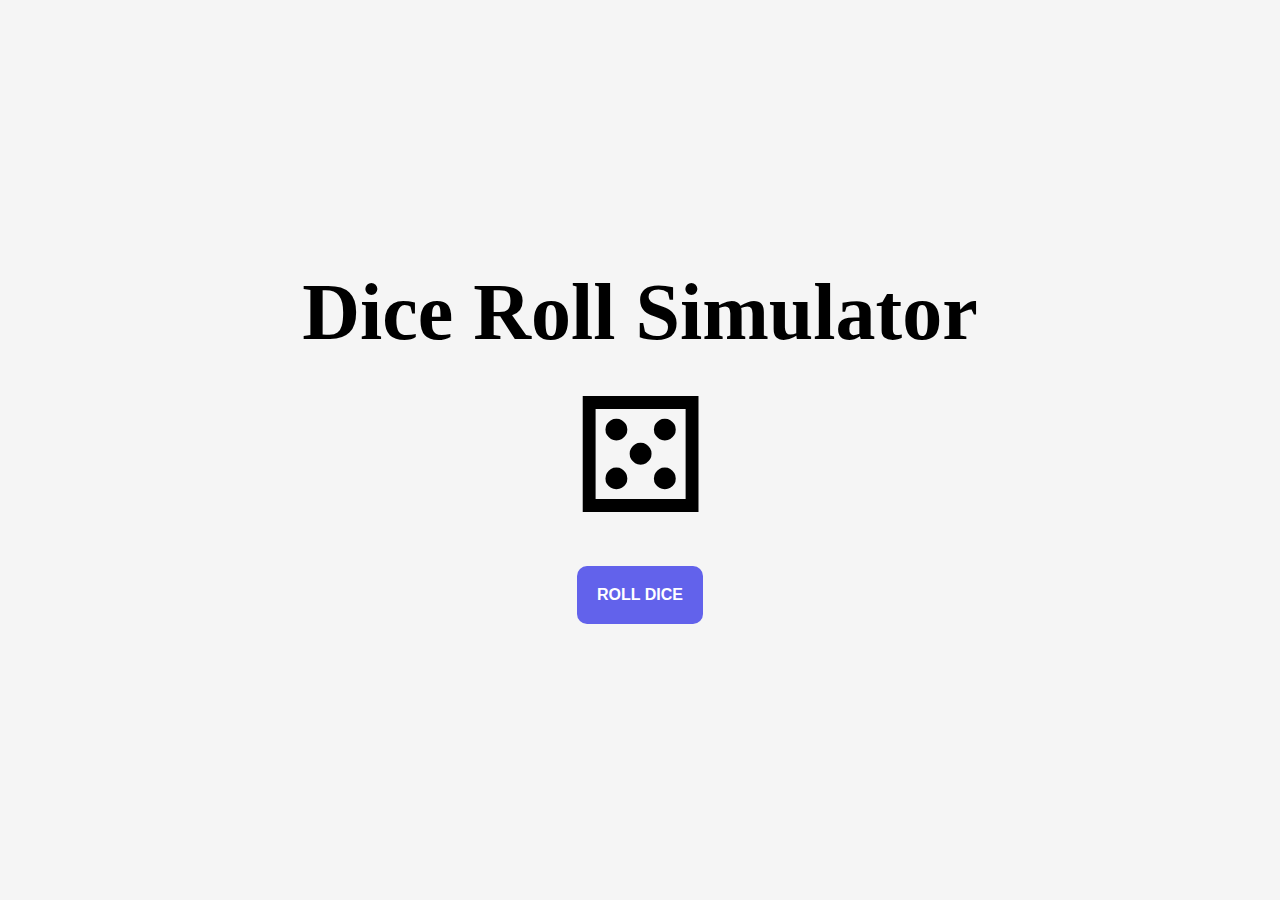
<file: Dice roller/index.html>
<!DOCTYPE html>
<html lang="en">
<head>
    <meta charset="UTF-8">
    <meta name="viewport" content="width=device-width, initial-scale=1.0">
    <title>Dice Roll</title>
    <link rel="stylesheet" href="style.css">
</head>
<body>
        <div class="container">
            <h1>Dice Roll Simulator</h1>
            <div class="dice" id="dice">&#9860;</div>
            <button class="btn" id="btn">ROLL DICE</button>

            <ul id="roll-history">
               
            </ul>    
        </div>

    <script src="script.js"></script>
</body>
</html>
</file>
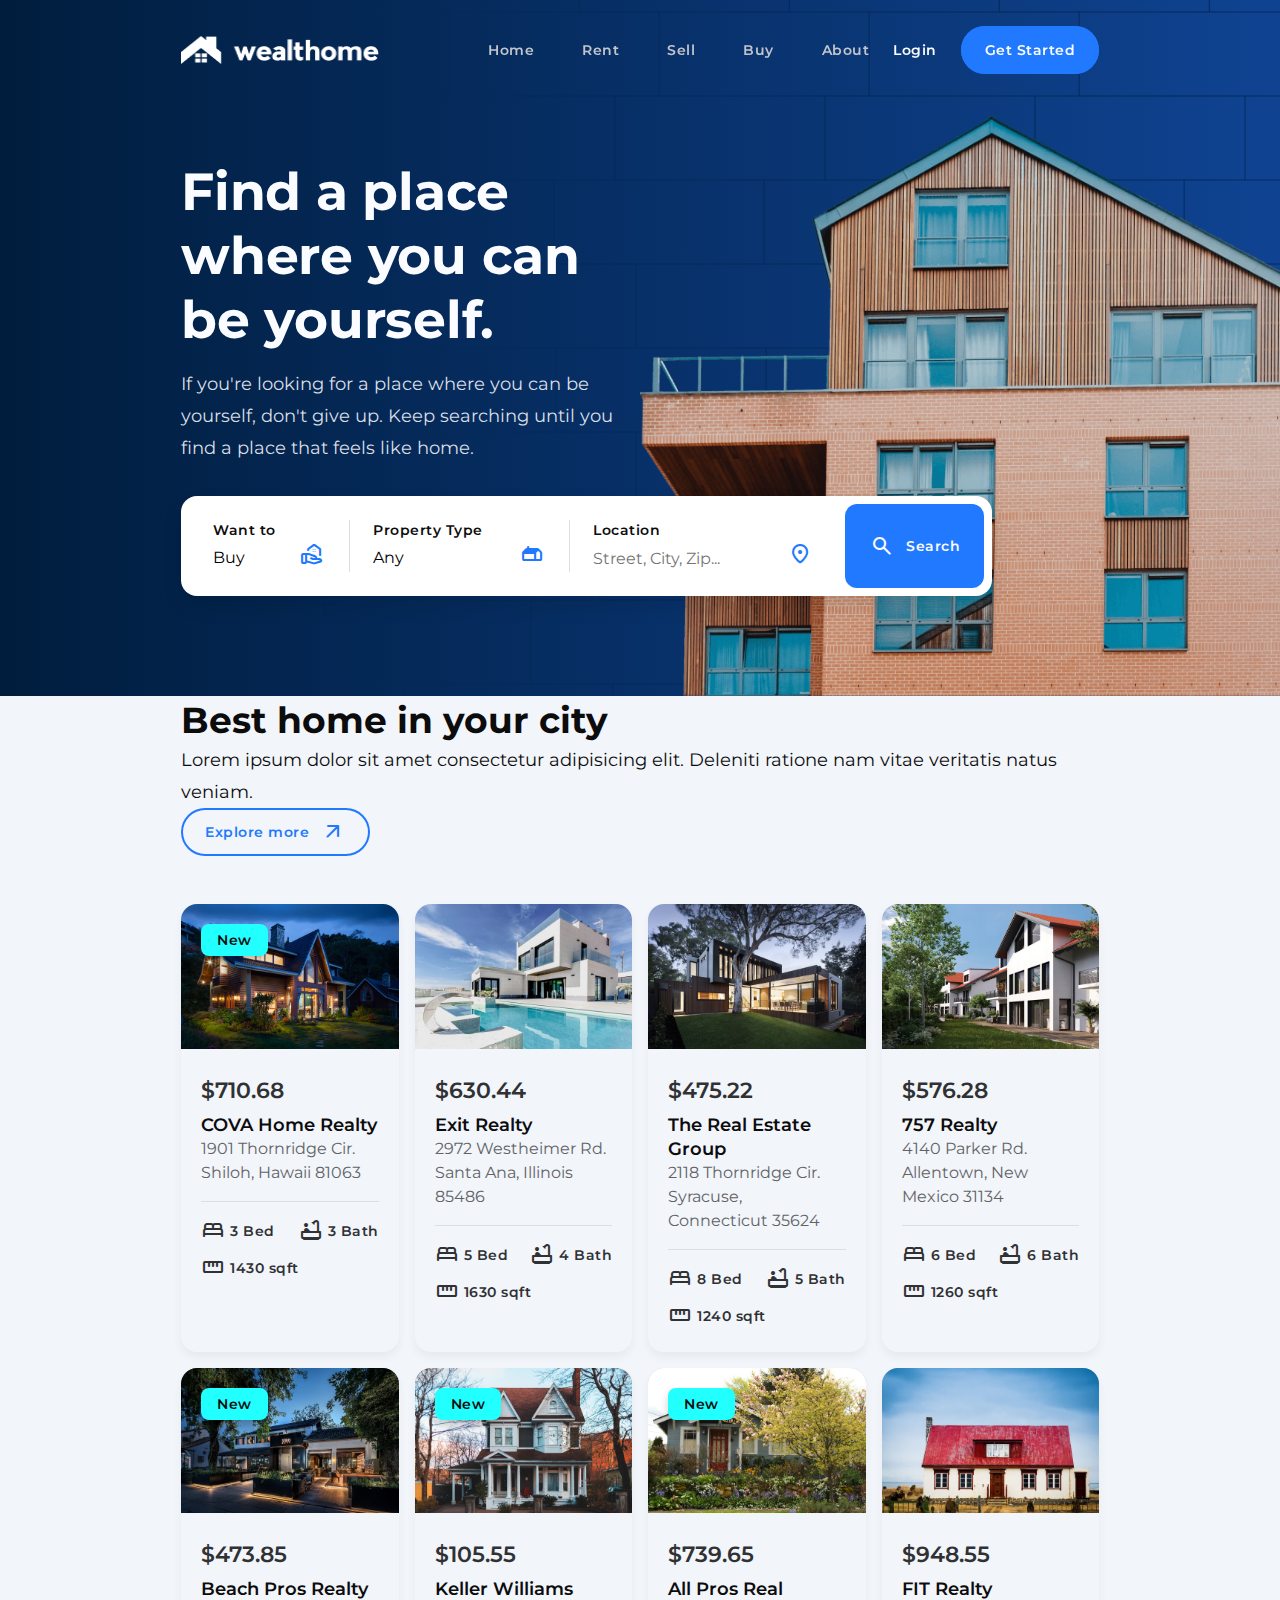
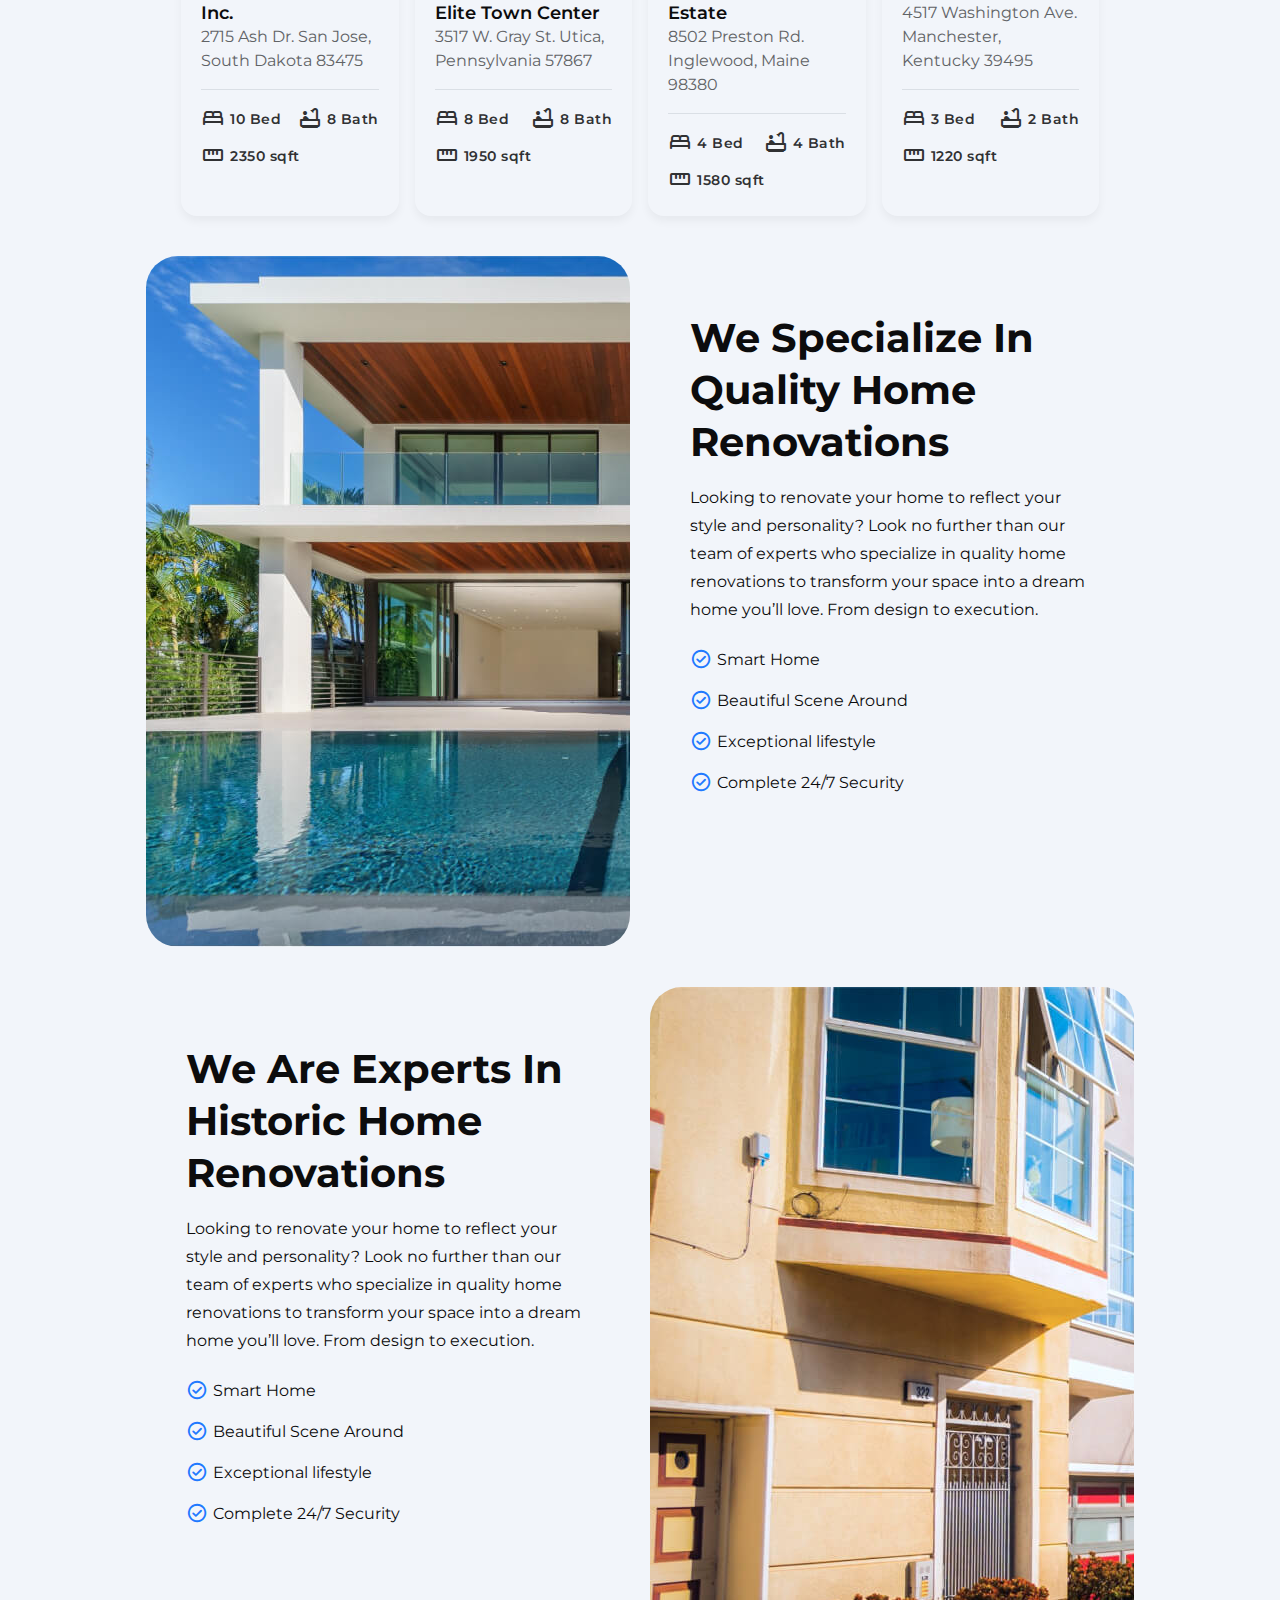
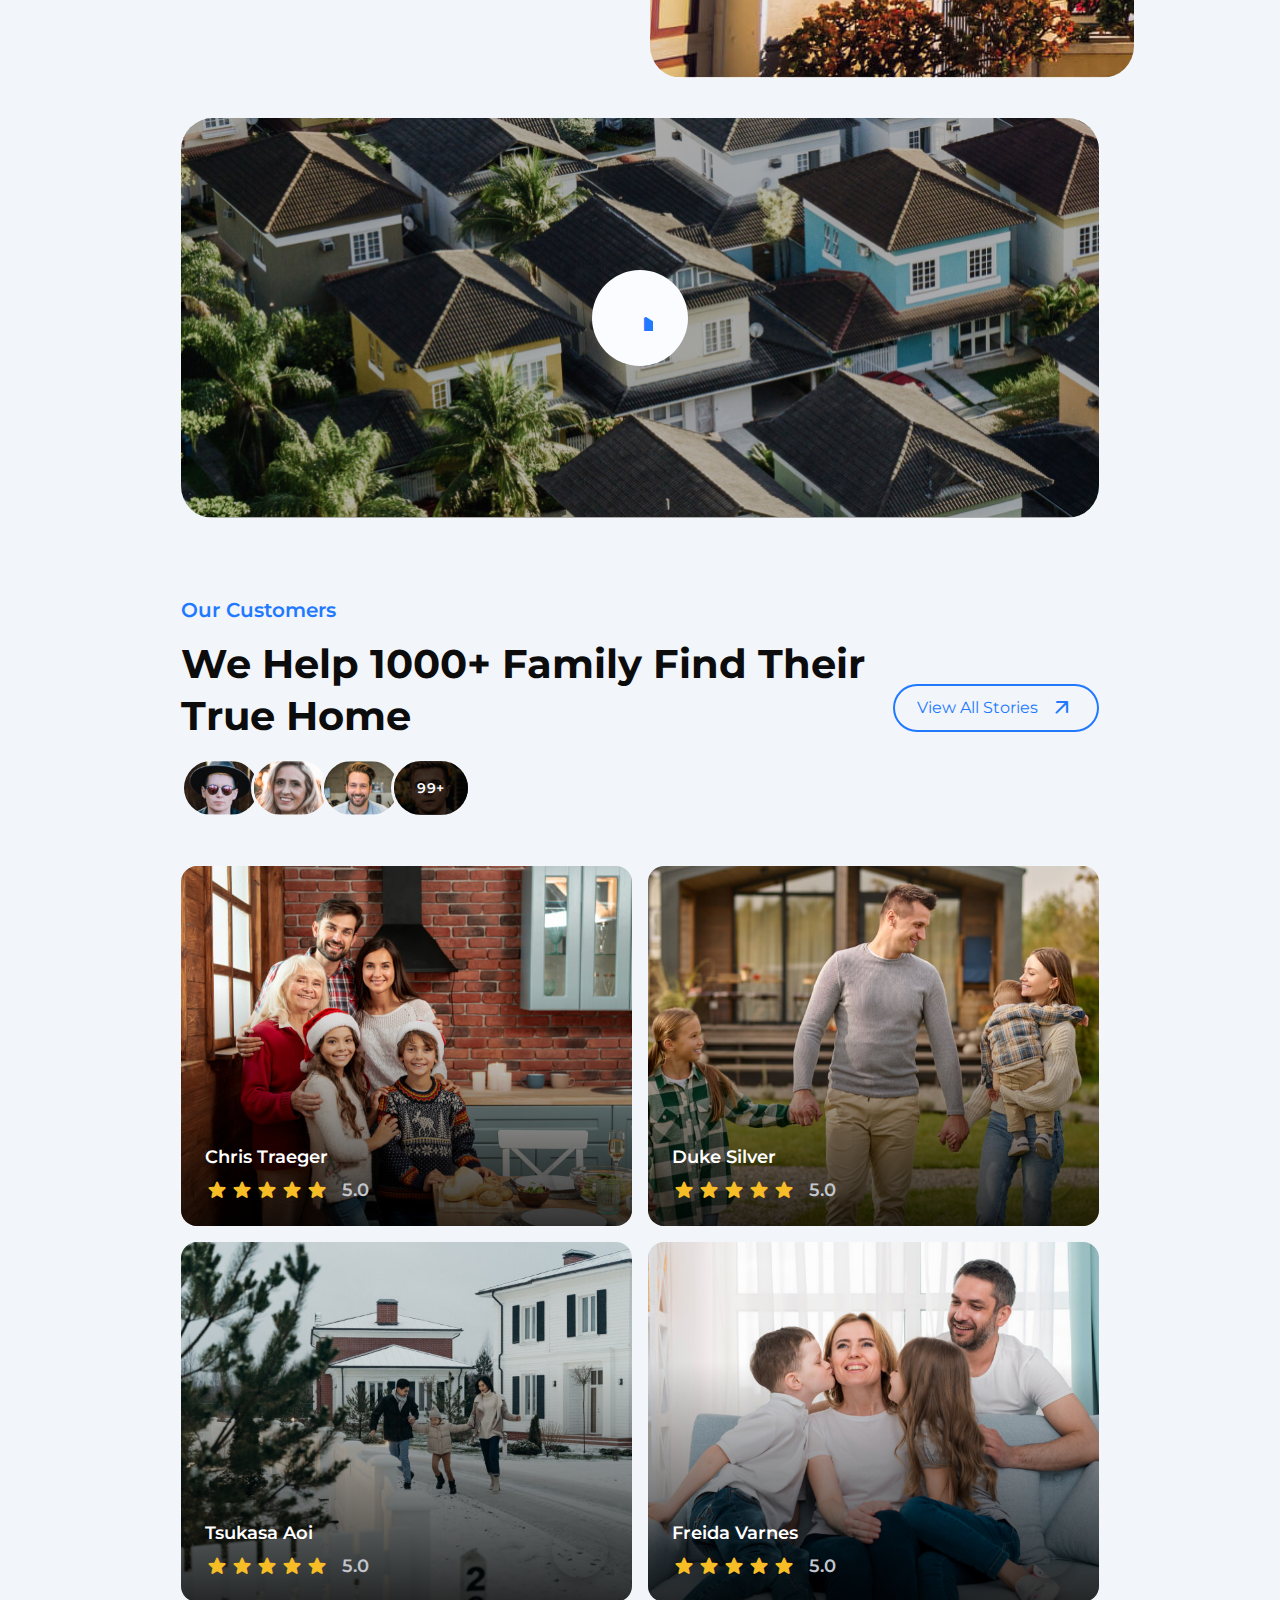
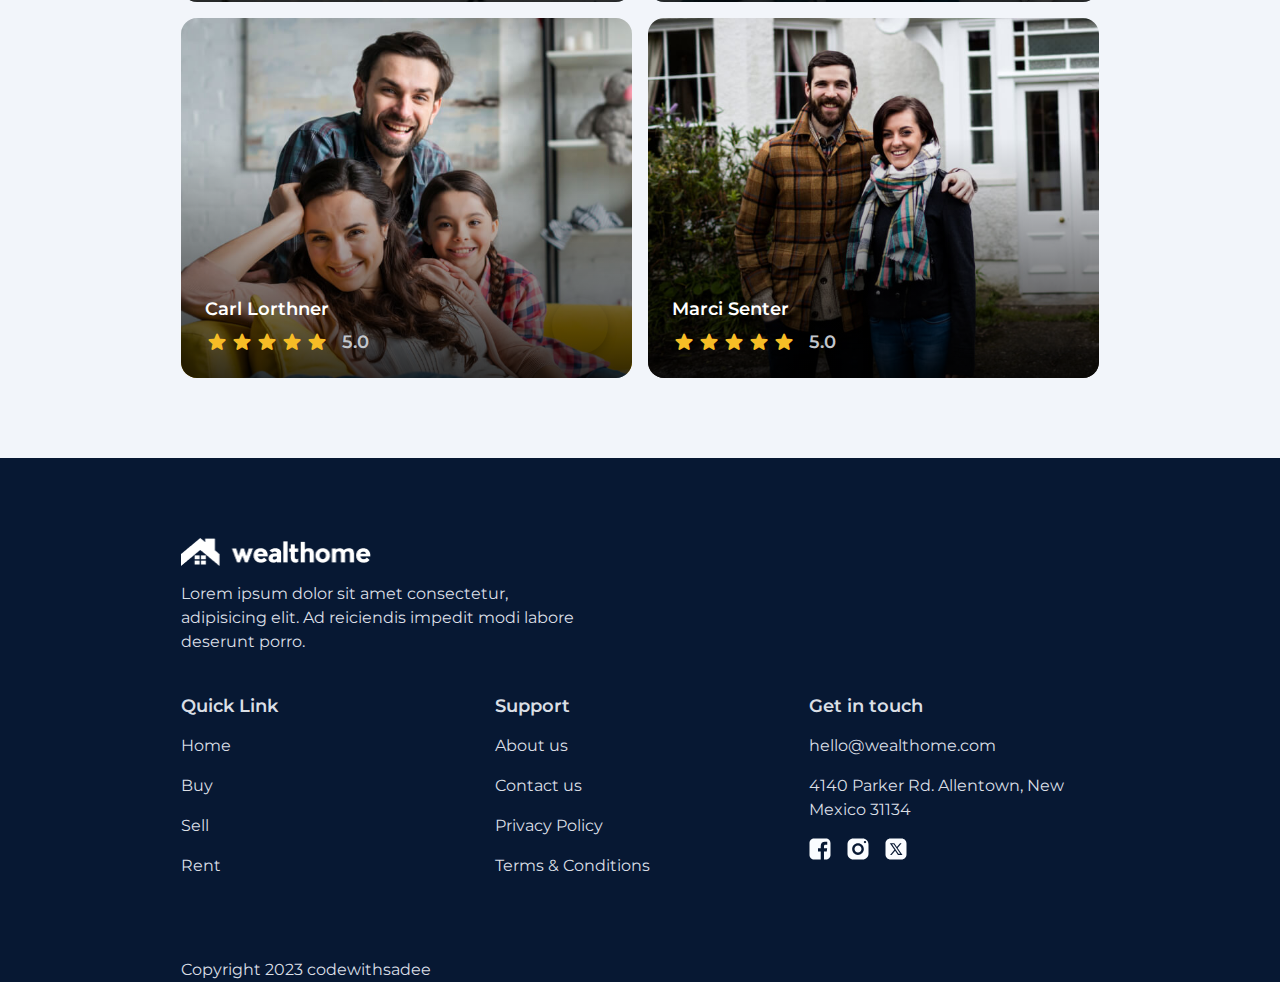
<file: Real Estate App/index.html>
<!DOCTYPE html>
<html lang="en">
  <head>
    <meta charset="UTF-8" />
    <meta name="viewport" content="width=device-width, initial-scale=1.0" />

    <!-- Primary Meta Tags -->
    <title>
      WealthHome : This is a realestate website developed by Prajwal
    </title>
    <meta name="title" content="Wealthhome" />
    <meta
      name="description"
      content="This is a realestate website developed by Prajwal"
    />

    <!-- Favicon -->
    <link rel="shortcut icon" href="favicon.svg" type="image?svg*xml" />

    <!-- Font link -->

    <link rel="preconnect" href="https://fonts.googleapis.com" />
    <link rel="preconnect" href="https://fonts.gstatic.com" crossorigin />
    <link
      href="https://fonts.googleapis.com/css2?family=Montserrat:wght@400;600;700&display=swap"
      rel="stylesheet"
    />

    <!-- Material Icon -->

    <link
      rel="stylesheet"
      href="https://fonts.googleapis.com/css2?family=Material+Symbols+Rounded:opsz,wght,FILL,GRAD@24,400,0..1,0"
    />

    <!-- Custom CSS link -->
    <link rel="stylesheet" href="./assets/css/style.css" />
  </head>
  <body>
    <!-- header -->
    <header class="header" data-header>
      <div class="container">
        <a href="#" class="logo">
          <img
            src="./assets/images/logo.png"
            width="198"
            height="28"
            alt="Wealthhome"
          />
        </a>
        <nav class="navbar" data-navbar>
          <ul class="navbar-list">
            <li>
              <a href="#" class="navbar-link label-medium">Home</a>
            </li>
            <li>
              <a href="#" class="navbar-link label-medium">Rent</a>
            </li>
            <li>
              <a href="#" class="navbar-link label-medium">Sell</a>
            </li>
            <li>
              <a href="#" class="navbar-link label-medium">Buy</a>
            </li>
            <li>
              <a href="#" class="navbar-link label-medium">About</a>
            </li>
          </ul>
          <div class="navbar-wrapper">
            <a class="btn-link label-medium" href="#"> Login </a>
            <a href="#" id="btn" class="btn btn-fill btn-outline label-medium"
              >Get Started</a
            >
          </div>
        </nav>

        <button
          class="nav-toggle-btn icon-btn"
          aria-label="toggle navbar"
          data-nav-toggler
        >
          <span class="material-symbols-rounded open" aria-hidden="true"
            >menu</span
          >

          <span class="material-symbols-rounded close" aria-hidden="true"
            >close</span
          >
        </button>
      </div>
    </header>

   <!-- main -->
    <main>
      <article>
          <!-- Hero -->
        <section class="hero">
          <div class="container">
            <div class="hero-content">
              <h1 class="headline-large hero-title">
                Find a place where you can be yourself.
              </h1>
              <p class="body-large hero-text">
                If you're looking for a place where you can be yourself, don't
                give up. Keep searching until you find a place that feels like
                home.
              </p>
              <form action="./" method="get" class="search-bar">
                <label class="search-item">
                  <span class="label-medium label"> Want to </span>

                  <select
                    name="want-to"
                    id=""
                    class="search-item-field body-medium"
                  >
                    <option value="buy" selected>Buy</option>
                    <option value="sell">Sell</option>
                    <option value="rent">Rent</option>
                  </select>
                  <span class="material-symbols-rounded" aria-hidden="true"
                    >real_estate_agent</span
                  >
                </label>

                <label class="search-item">
                  <span class="label-medium label"> Property Type </span>

                  <select
                    name="property-type"
                    id=""
                    class="search-item-field body-medium"
                  >
                    <option value="any" selected>Any</option>
                    <option value="houses">Houses</option>
                    <option value="apartments">Apartments</option>
                    <option value="villa">Villa</option>
                    <option value="townhome">Townhome</option>
                    <option value="bungalow">Bungalow</option>
                    <option value="loft">Loft</option>
                  </select>
                  <span class="material-symbols-rounded" aria-hidden="true"
                    >gite</span
                  >
                </label>

                <label class="search-item">
                  <span class="label-medium label"> Location </span>

                  <input
                    type="text"
                    name="location"
                    placeholder="Street, City, Zip..."
                    class="search-item-field body-medium"
                  />
                  <span class="material-symbols-rounded" aria-hidden="true"
                    >location_on</span
                  >
                </label>

                <button type="submit" class="search-btn">
                  <span class="material-symbols-rounded" aria-hidden="true"
                    >search</span
                  >

                  <span class="label-medium">Search</span>
                </button>
              </form>
            </div>

            <img
              src="./assets/images/hero.png"
              width="816"
              height="659"
              role="presentation"
              alt="hero"
              class="hero-banner"
            />

            <img
              src="./assets/images/bg-pattern.png"
              width="1240"
              height="840"
              role="presentation"
              alt="hero"
              class="bg-pattern"
            />
          </div>
        </section>

        <!-- Property section -->
        <section class="section-property" aria-labelledby="property-label">
          <div class="container">
            <div class="title-wrapper">
              <div>
                <h2 class="section-title headline-small">
                  Best home in your city
                </h2>

                <p class="section-text body-large">
                  Lorem ipsum dolor sit amet consectetur adipisicing elit.
                  Deleniti ratione nam vitae veritatis natus veniam.
                </p>

                <a href="#" class="btn btn-outline">
                  <span class="label-medium"> Explore more </span>

                  <span class="material-symbols-rounded" aria-hidden="true"
                    >arrow_outward</span
                  >
                </a>
              </div>
            </div>

            <div class="property-list">
              <div class="card">
                <div class="card-banner">
                  <figure class="img-holder" style="--width: 585; height: 390">
                    <img
                      class="img-cover"
                      width="585"
                      height="390"
                      src="assets/images/property-1.jpg"
                      alt="COVA Home Realty"
                    />
                  </figure>
                  <span class="badge label-medium">New</span>

                  <button
                    class="icon-btn fav-btn"
                    aria-label="add to favourite"
                    data-toggle-btn
                  >
                    <span class="material-symbols-rounded" aria-hidden="true"
                      >favorite</span
                    >
                  </button>
                </div>
                <div class="card-content">
                  <span class="title-large"> $710.68 </span>
                  <h3>
                    <a href="#" class="title-small card-title">
                      COVA Home Realty
                    </a>
                  </h3>

                  <address class="body-medium card-text">
                    1901 Thornridge Cir. Shiloh, Hawaii 81063
                  </address>

                  <div class="card-meta-list">
                    <div class="meta-item">
                      <span
                        class="material-symbols-rounded meta-icon"
                        aria-hidden="true"
                        >bed</span
                      >
                      <span class="meta-text label-medium">3 Bed</span>
                    </div>

                    <div class="meta-item">
                      <span
                        class="material-symbols-rounded meta-icon"
                        aria-hidden="true"
                        >bathtub</span
                      >
                      <span class="meta-text label-medium">3 Bath</span>
                    </div>

                    <div class="meta-item">
                      <span
                        class="material-symbols-rounded meta-icon"
                        aria-hidden="true"
                        >straighten</span
                      >
                      <span class="meta-text label-medium">1430 sqft</span>
                    </div>
                  </div>
                </div>
              </div>

              <div class="card">
                <div class="card-banner">
                  <figure class="img-holder" style="--width: 585; height: 390">
                    <img
                      class="img-cover"
                      width="585"
                      height="390"
                      src="assets/images/property-2.jpg"
                      alt="Exit Realty"
                    />
                  </figure>

                  <button
                    class="icon-btn fav-btn"
                    aria-label="add to favourite"
                    data-toggle-btn
                  >
                    <span class="material-symbols-rounded" aria-hidden="true"
                      >favorite</span
                    >
                  </button>
                </div>
                <div class="card-content">
                  <span class="title-large"> $630.44 </span>
                  <h3>
                    <a href="#" class="title-small card-title"> Exit Realty </a>
                  </h3>

                  <address class="body-medium card-text">
                    2972 Westheimer Rd. Santa Ana, Illinois 85486
                  </address>

                  <div class="card-meta-list">
                    <div class="meta-item">
                      <span
                        class="material-symbols-rounded meta-icon"
                        aria-hidden="true"
                        >bed</span
                      >
                      <span class="meta-text label-medium">5 Bed</span>
                    </div>

                    <div class="meta-item">
                      <span
                        class="material-symbols-rounded meta-icon"
                        aria-hidden="true"
                        >bathtub</span
                      >
                      <span class="meta-text label-medium">4 Bath</span>
                    </div>

                    <div class="meta-item">
                      <span
                        class="material-symbols-rounded meta-icon"
                        aria-hidden="true"
                        >straighten</span
                      >
                      <span class="meta-text label-medium">1630 sqft</span>
                    </div>
                  </div>
                </div>
              </div>

              <div class="card">
                <div class="card-banner">
                  <figure class="img-holder" style="--width: 585; height: 390">
                    <img
                      class="img-cover"
                      width="585"
                      height="390"
                      src="assets/images/property-3.jpg"
                      alt="The Real Estate Group"
                    />
                  </figure>

                  <button
                    class="icon-btn fav-btn"
                    aria-label="add to favourite"
                    data-toggle-btn
                  >
                    <span class="material-symbols-rounded" aria-hidden="true"
                      >favorite</span
                    >
                  </button>
                </div>
                <div class="card-content">
                  <span class="title-large"> $475.22 </span>
                  <h3>
                    <a href="#" class="title-small card-title">
                      The Real Estate Group
                    </a>
                  </h3>

                  <address class="body-medium card-text">
                    2118 Thornridge Cir. Syracuse, Connecticut 35624
                  </address>

                  <div class="card-meta-list">
                    <div class="meta-item">
                      <span
                        class="material-symbols-rounded meta-icon"
                        aria-hidden="true"
                        >bed</span
                      >
                      <span class="meta-text label-medium">8 Bed</span>
                    </div>

                    <div class="meta-item">
                      <span
                        class="material-symbols-rounded meta-icon"
                        aria-hidden="true"
                        >bathtub</span
                      >
                      <span class="meta-text label-medium">5 Bath</span>
                    </div>

                    <div class="meta-item">
                      <span
                        class="material-symbols-rounded meta-icon"
                        aria-hidden="true"
                        >straighten</span
                      >
                      <span class="meta-text label-medium">1240 sqft</span>
                    </div>
                  </div>
                </div>
              </div>

              <div class="card">
                <div class="card-banner">
                  <figure class="img-holder" style="--width: 585; height: 390">
                    <img
                      class="img-cover"
                      width="585"
                      height="390"
                      src="assets/images/property-4.jpg"
                      alt="757 Realty"
                    />
                  </figure>

                  <button
                    class="icon-btn fav-btn"
                    aria-label="add to favourite"
                    data-toggle-btn
                  >
                    <span class="material-symbols-rounded" aria-hidden="true"
                      >favorite</span
                    >
                  </button>
                </div>
                <div class="card-content">
                  <span class="title-large"> $576.28 </span>
                  <h3>
                    <a href="#" class="title-small card-title"> 757 Realty </a>
                  </h3>

                  <address class="body-medium card-text">
                    4140 Parker Rd. Allentown, New Mexico 31134
                  </address>

                  <div class="card-meta-list">
                    <div class="meta-item">
                      <span
                        class="material-symbols-rounded meta-icon"
                        aria-hidden="true"
                        >bed</span
                      >
                      <span class="meta-text label-medium">6 Bed</span>
                    </div>

                    <div class="meta-item">
                      <span
                        class="material-symbols-rounded meta-icon"
                        aria-hidden="true"
                        >bathtub</span
                      >
                      <span class="meta-text label-medium">6 Bath</span>
                    </div>

                    <div class="meta-item">
                      <span
                        class="material-symbols-rounded meta-icon"
                        aria-hidden="true"
                        >straighten</span
                      >
                      <span class="meta-text label-medium">1260 sqft</span>
                    </div>
                  </div>
                </div>
              </div>

              <div class="card">
                <div class="card-banner">
                  <figure class="img-holder" style="--width: 585; height: 390">
                    <img
                      class="img-cover"
                      width="585"
                      height="390"
                      src="assets/images/property-5.jpg"
                      alt="Beach Pros Realty Inc."
                    />
                  </figure>
                  <span class="badge label-medium">New</span>

                  <button
                    class="icon-btn fav-btn"
                    aria-label="add to favourite"
                    data-toggle-btn
                  >
                    <span class="material-symbols-rounded" aria-hidden="true"
                      >favorite</span
                    >
                  </button>
                </div>
                <div class="card-content">
                  <span class="title-large"> $473.85 </span>
                  <h3>
                    <a href="#" class="title-small card-title">
                      Beach Pros Realty Inc.
                    </a>
                  </h3>

                  <address class="body-medium card-text">
                    2715 Ash Dr. San Jose, South Dakota 83475
                  </address>

                  <div class="card-meta-list">
                    <div class="meta-item">
                      <span
                        class="material-symbols-rounded meta-icon"
                        aria-hidden="true"
                        >bed</span
                      >
                      <span class="meta-text label-medium">10 Bed</span>
                    </div>

                    <div class="meta-item">
                      <span
                        class="material-symbols-rounded meta-icon"
                        aria-hidden="true"
                        >bathtub</span
                      >
                      <span class="meta-text label-medium">8 Bath</span>
                    </div>

                    <div class="meta-item">
                      <span
                        class="material-symbols-rounded meta-icon"
                        aria-hidden="true"
                        >straighten</span
                      >
                      <span class="meta-text label-medium">2350 sqft</span>
                    </div>
                  </div>
                </div>
              </div>

              <div class="card">
                <div class="card-banner">
                  <figure class="img-holder" style="--width: 585; height: 390">
                    <img
                      class="img-cover"
                      width="585"
                      height="390"
                      src="assets/images/property-6.jpg"
                      alt="Keller Williams Elite Town Center"
                    />
                  </figure>
                  <span class="badge label-medium">New</span>

                  <button
                    class="icon-btn fav-btn"
                    aria-label="add to favourite"
                    data-toggle-btn
                  >
                    <span class="material-symbols-rounded" aria-hidden="true"
                      >favorite</span
                    >
                  </button>
                </div>
                <div class="card-content">
                  <span class="title-large"> $105.55 </span>
                  <h3>
                    <a href="#" class="title-small card-title">
                      Keller Williams Elite Town Center
                    </a>
                  </h3>

                  <address class="body-medium card-text">
                    3517 W. Gray St. Utica, Pennsylvania 57867
                  </address>

                  <div class="card-meta-list">
                    <div class="meta-item">
                      <span
                        class="material-symbols-rounded meta-icon"
                        aria-hidden="true"
                        >bed</span
                      >
                      <span class="meta-text label-medium">8 Bed</span>
                    </div>

                    <div class="meta-item">
                      <span
                        class="material-symbols-rounded meta-icon"
                        aria-hidden="true"
                        >bathtub</span
                      >
                      <span class="meta-text label-medium">8 Bath</span>
                    </div>

                    <div class="meta-item">
                      <span
                        class="material-symbols-rounded meta-icon"
                        aria-hidden="true"
                        >straighten</span
                      >
                      <span class="meta-text label-medium">1950 sqft</span>
                    </div>
                  </div>
                </div>
              </div>

              <div class="card">
                <div class="card-banner">
                  <figure class="img-holder" style="--width: 585; height: 390">
                    <img
                      class="img-cover"
                      width="585"
                      height="390"
                      src="assets/images/property-7.jpg"
                      alt="All Pros Real Estate"
                    />
                  </figure>
                  <span class="badge label-medium">New</span>

                  <button
                    class="icon-btn fav-btn"
                    aria-label="add to favourite"
                    data-toggle-btn
                  >
                    <span class="material-symbols-rounded" aria-hidden="true"
                      >favorite</span
                    >
                  </button>
                </div>
                <div class="card-content">
                  <span class="title-large"> $739.65 </span>
                  <h3>
                    <a href="#" class="title-small card-title">
                      All Pros Real Estate
                    </a>
                  </h3>

                  <address class="body-medium card-text">
                    8502 Preston Rd. Inglewood, Maine 98380
                  </address>

                  <div class="card-meta-list">
                    <div class="meta-item">
                      <span
                        class="material-symbols-rounded meta-icon"
                        aria-hidden="true"
                        >bed</span
                      >
                      <span class="meta-text label-medium">4 Bed</span>
                    </div>

                    <div class="meta-item">
                      <span
                        class="material-symbols-rounded meta-icon"
                        aria-hidden="true"
                        >bathtub</span
                      >
                      <span class="meta-text label-medium">4 Bath</span>
                    </div>

                    <div class="meta-item">
                      <span
                        class="material-symbols-rounded meta-icon"
                        aria-hidden="true"
                        >straighten</span
                      >
                      <span class="meta-text label-medium">1580 sqft</span>
                    </div>
                  </div>
                </div>
              </div>

              <div class="card">
                <div class="card-banner">
                  <figure class="img-holder" style="--width: 585; height: 390">
                    <img
                      class="img-cover"
                      width="585"
                      height="390"
                      src="assets/images/property-8.jpg"
                      alt="FIT Realty"
                    />
                  </figure>

                  <button
                    class="icon-btn fav-btn"
                    aria-label="add to favourite"
                    data-toggle-btn
                  >
                    <span class="material-symbols-rounded" aria-hidden="true"
                      >favorite</span
                    >
                  </button>
                </div>
                <div class="card-content">
                  <span class="title-large"> $948.55 </span>
                  <h3>
                    <a href="#" class="title-small card-title"> FIT Realty </a>
                  </h3>

                  <address class="body-medium card-text">
                    4517 Washington Ave. Manchester, Kentucky 39495
                  </address>

                  <div class="card-meta-list">
                    <div class="meta-item">
                      <span
                        class="material-symbols-rounded meta-icon"
                        aria-hidden="true"
                        >bed</span
                      >
                      <span class="meta-text label-medium">3 Bed</span>
                    </div>

                    <div class="meta-item">
                      <span
                        class="material-symbols-rounded meta-icon"
                        aria-hidden="true"
                        >bathtub</span
                      >
                      <span class="meta-text label-medium">2 Bath</span>
                    </div>

                    <div class="meta-item">
                      <span
                        class="material-symbols-rounded meta-icon"
                        aria-hidden="true"
                        >straighten</span
                      >
                      <span class="meta-text label-medium">1220 sqft</span>
                    </div>
                  </div>
                </div>
              </div>
            </div>
          </div>
        </section>

        <!-- Feature -->
        <section
          class="section-feature feature"
          aria-labelledby="feature-label-2"
        >
          <div class="container">
            <figure class="feature-banner">
              <img
                src="./assets/images/feature-banner-1.jpg"
                width="1020"
                height="680"
                loading="lazy"
                alt="feature banner"
              />
            </figure>
            <div class="feature-content">
              <h2 class="headline-medium" id="feature-label">
                We Specialize In Quality Home Renovations
              </h2>

              <p class="bodu-large feature-text">
                Looking to renovate your home to reflect your style and
                personality? Look no further than our team of experts who
                specialize in quality home renovations to transform your space
                into a dream home you’ll love. From design to execution.
              </p>

              <ul class="feature-list">
                <li class="feature-item">
                  <span
                    class="material-symbols-rounded feature-icon"
                    aria-hidden="true"
                    >check_circle</span
                  >
                  <span class="body-medium"> Smart Home</span>
                </li>

                <li class="feature-item">
                  <span
                    class="material-symbols-rounded feature-icon"
                    aria-hidden="true"
                    >check_circle</span
                  >
                  <span class="body-medium">Beautiful Scene Around</span>
                </li>

                <li class="feature-item">
                  <span
                    class="material-symbols-rounded feature-icon"
                    aria-hidden="true"
                    >check_circle</span
                  >
                  <span class="body-medium">Exceptional lifestyle</span>
                </li>

                <li class="feature-item">
                  <span
                    class="material-symbols-rounded feature-icon"
                    aria-hidden="true"
                    >check_circle</span
                  >
                  <span class="body-medium"> Complete 24/7 Security</span>
                </li>
              </ul>
            </div>
          </div>
        </section>

        <section class="section-feature feature-2" aria-labelledby="feature-label">
          <div class="container">
            <figure class="feature-banner">
              <img
                src="./assets/images/feature-banner-2.jpg"
                width="1020"
                height="680"
                loading="lazy"
                alt="feature banner"
              />
            </figure>
            <div class="feature-content">
              <h2 class="headline-medium" id="feature-label2">
                We Are Experts In Historic Home Renovations
              </h2>

              <p class="bodu-large feature-text">
                Looking to renovate your home to reflect your style and
                personality? Look no further than our team of experts who
                specialize in quality home renovations to transform your space
                into a dream home you’ll love. From design to execution.
              </p>

              <ul class="feature-list">
                <li class="feature-item">
                  <span
                    class="material-symbols-rounded feature-icon"
                    aria-hidden="true"
                    >check_circle</span
                  >
                  <span class="body-medium"> Smart Home</span>
                </li>

                <li class="feature-item">
                  <span
                    class="material-symbols-rounded feature-icon"
                    aria-hidden="true"
                    >check_circle</span
                  >
                  <span class="body-medium">Beautiful Scene Around</span>
                </li>

                <li class="feature-item">
                  <span
                    class="material-symbols-rounded feature-icon"
                    aria-hidden="true"
                    >check_circle</span
                  >
                  <span class="body-medium">Exceptional lifestyle</span>
                </li>

                <li class="feature-item">
                  <span
                    class="material-symbols-rounded feature-icon"
                    aria-hidden="true"
                    >check_circle</span
                  >
                  <span class="body-medium"> Complete 24/7 Security</span>
                </li>
              </ul>
            </div>
          </div>
        </section>

        <!-- video section -->
        <div class="section video">
          <div class="container">
            <div class="video-card">
              <button class="play-btn" aria-label="play video">
                <span class="material-symbols-rounded" aria-hidden="true"
                  >play_arrow</span
                >
              </button>
            </div>
          </div>
        </div>

        <section class="section story">
          <div class="container">
            <div class="title-wrapper">
              <div>
                 <p class="section-subtitle title-medium">Our Customers</p>
              <h2 class="section-title headline-medium">
                We Help 1000+ Family Find Their True Home
              </h2>

              <ul class="avatar-list">
                <li class="avatar">
                  <img
                    src="./assets/images/avatar-1.jpg"
                    width="120"
                    height="80"
                    loading="lazy"
                    alt="John smith"
                    class="img-cover"
                  />
                </li>

                <li class="avatar">
                  <img
                    src="./assets/images/avatar-2.jpg"
                    width="120"
                    height="80"
                    loading="lazy"
                    alt="Jane smith"
                    class="img-cover"
                  />
                </li>

                <li class="avatar">
                  <img
                    src="./assets/images/avatar-3.jpg"
                    width="120"
                    height="80"
                    loading="lazy"
                    alt="John smith"
                    class="img-cover"
                  />
                </li>

                <li class="avatar">
                  <img
                    src="./assets/images/avatar-4.jpg"
                    width="120"
                    height="80"
                    loading="lazy"
                    alt="John smith"
                    class="img-cover"
                  />

                  <div class="overlay-content">
                    <span class="label-medium">99+</span>
                  </div>
                </li>
              </ul>
              </div>
             

              <a href="#" class="btn btn-outline">
                <span>View All Stories</span>
                <span class="material-symbols-rounded" aria-hidden="true">arrow_outward</span>
              </a>
            </div>

            <ul class="story-list">
              <li class="story-card" style="background-image: url(./assets/images/story-1.jpg);">
                <a href="#" class="overlay-content">
                  <div>
                    <h3 class="title-small">
                      Chris Traeger
                    </h3>

                    <div class="rating-wrapper">
                      <span class="material-symbols-rounded" aria-hidden="true">star</span>
                      <span class="material-symbols-rounded" aria-hidden="true">star</span>
                      <span class="material-symbols-rounded" aria-hidden="true">star</span>
                      <span class="material-symbols-rounded" aria-hidden="true">star</span>
                      <span class="material-symbols-rounded" aria-hidden="true">star</span>

                      <data class="title-small rating-text" value="5">5.0</data>
                    </div>
                  </div>

                  <figure class="card-avatar">
                    <img src="./assets/images/story-avatar-1.jpg" width="56" height="56"  loading="lazy" alt="chris traeger" class="img-cover">
                  </figure>
                </a>
              </li>

              <li class="story-card" style="background-image: url(./assets/images/story-2.jpg);">
                <a href="#" class="overlay-content">
                  <div>
                    <h3 class="title-small">
                      Duke Silver
                    </h3>

                    <div class="rating-wrapper">
                      <span class="material-symbols-rounded" aria-hidden="true">star</span>
                      <span class="material-symbols-rounded" aria-hidden="true">star</span>
                      <span class="material-symbols-rounded" aria-hidden="true">star</span>
                      <span class="material-symbols-rounded" aria-hidden="true">star</span>
                      <span class="material-symbols-rounded" aria-hidden="true">star</span>

                      <data class="title-small rating-text" value="5">5.0</data>
                    </div>
                  </div>

                  <figure class="card-avatar">
                    <img src="./assets/images/story-avatar-2.jpg" width="56" height="56"  loading="lazy" alt="chris traeger" class="img-cover">
                  </figure>
                </a>
              </li>

               <li class="story-card" style="background-image: url(./assets/images/story-3.jpg);">
                <a href="#" class="overlay-content">
                  <div>
                    <h3 class="title-small">
                     Tsukasa Aoi
                    </h3>

                    <div class="rating-wrapper">
                      <span class="material-symbols-rounded" aria-hidden="true">star</span>
                      <span class="material-symbols-rounded" aria-hidden="true">star</span>
                      <span class="material-symbols-rounded" aria-hidden="true">star</span>
                      <span class="material-symbols-rounded" aria-hidden="true">star</span>
                      <span class="material-symbols-rounded" aria-hidden="true">star</span>

                      <data class="title-small rating-text" value="5">5.0</data>
                    </div>
                  </div>

                  <figure class="card-avatar">
                    <img src="./assets/images/story-avatar-3.jpg" width="56" height="56"  loading="lazy" alt="chris traeger" class="img-cover">
                  </figure>
                </a>
              </li>

              <li class="story-card" style="background-image: url(./assets/images/story-4.jpg);">
                <a href="#" class="overlay-content">
                  <div>
                    <h3 class="title-small">
                     Freida Varnes
                    </h3>

                    <div class="rating-wrapper">
                      <span class="material-symbols-rounded" aria-hidden="true">star</span>
                      <span class="material-symbols-rounded" aria-hidden="true">star</span>
                      <span class="material-symbols-rounded" aria-hidden="true">star</span>
                      <span class="material-symbols-rounded" aria-hidden="true">star</span>
                      <span class="material-symbols-rounded" aria-hidden="true">star</span>

                      <data class="title-small rating-text" value="5">5.0</data>
                    </div>
                  </div>

                  <figure class="card-avatar">
                    <img src="./assets/images/story-avatar-4.jpg" width="56" height="56"  loading="lazy" alt="chris traeger" class="img-cover">
                  </figure>
                </a>
              </li>

              <li class="story-card" style="background-image: url(./assets/images/story-5.jpg);">
                <a href="#" class="overlay-content">
                  <div>
                    <h3 class="title-small">
                     Carl Lorthner
                    </h3>

                    <div class="rating-wrapper">
                      <span class="material-symbols-rounded" aria-hidden="true">star</span>
                      <span class="material-symbols-rounded" aria-hidden="true">star</span>
                      <span class="material-symbols-rounded" aria-hidden="true">star</span>
                      <span class="material-symbols-rounded" aria-hidden="true">star</span>
                      <span class="material-symbols-rounded" aria-hidden="true">star</span>

                      <data class="title-small rating-text" value="5">5.0</data>
                    </div>
                  </div>

                  <figure class="card-avatar">
                    <img src="./assets/images/story-avatar-5.jpg" width="56" height="56"  loading="lazy" alt="chris traeger" class="img-cover">
                  </figure>
                </a>
              </li>

              <li class="story-card" style="background-image: url(./assets/images/story-6.jpg);">
                <a href="#" class="overlay-content">
                  <div>
                    <h3 class="title-small">
                    Marci Senter
                    </h3>

                    <div class="rating-wrapper">
                      <span class="material-symbols-rounded" aria-hidden="true">star</span>
                      <span class="material-symbols-rounded" aria-hidden="true">star</span>
                      <span class="material-symbols-rounded" aria-hidden="true">star</span>
                      <span class="material-symbols-rounded" aria-hidden="true">star</span>
                      <span class="material-symbols-rounded" aria-hidden="true">star</span>

                      <data class="title-small rating-text" value="5">5.0</data>
                    </div>
                  </div>

                  <figure class="card-avatar">
                    <img src="./assets/images/story-avatar-6.jpg" width="56" height="56"  loading="lazy" alt="chris traeger" class="img-cover">
                  </figure>
                </a>
              </li>

              
            </ul>
          </div>
        </section>
      </article>
    </main>


    <!-- ///Footer -->

    <footer class="footer">
      <div class="footer-top">
        <div class="container">
          <div class="footer-brand">
            <a href="#" class="logo">
            <img src="./assets//images/logo.png" width="190"  height="28" alt="WealthHome">
          </a>
           <p class="body-medium footer-text">
              Lorem ipsum dolor sit amet consectetur, adipisicing elit. Ad reiciendis impedit modi labore deserunt porro.

            </p>
          </div>

          <nav class="footer-nav" aria-labelledby="nav-label-1">
            <p class="title-small footer-list-title" id="nav-label">Quick Link</p>

            <ul class="footer-list">
              <li>
                <a href="#" class="body-medium footer-link">
                  Home
                </a>
              </li>

              <li>
                <a href="#" class="body-medium footer-link">
                  Buy
                </a>
              </li>

              <li>
                <a href="#" class="body-medium footer-link">
                  Sell
                </a>
              </li>

              <li>
                <a href="#" class="body-medium footer-link">
                  Rent
                </a>
              </li>
            </ul>
          </nav>

          <nav class="footer-nav" aria-labelledby="nav-label-2">
            <p class="title-small footer-list-title" id="nav-label">Support</p>

            <ul class="footer-list">
              <li>
                <a href="#" class="body-medium footer-link">
                  About us
                </a>
              </li>

              <li>
                <a href="#" class="body-medium footer-link">
                  Contact us
                </a>
              </li>

              <li>
                <a href="#" class="body-medium footer-link">
                  Privacy Policy
                </a>
              </li>

              <li>
                <a href="#" class="body-medium footer-link">
                 Terms & Conditions
                </a>
              </li>
            </ul>
          </nav>
          
           <nav class="footer-nav" aria-labelledby="nav-label-3">
            <p class="title-small footer-list-title" id="nav-label">Get in touch</p>

            <ul class="footer-list">
              <li>
               <a href="" class="body-medium footer-link">
                hello@wealthome.com
               </a>
              </li>

              <li>
                <address class="address body-medium footer-link">
                  4140 Parker Rd. Allentown, New Mexico 31134
                </address>
              </li>

              <li>
                <ul class="social-list">
                  <li>
                    <a href="#" class="social-link">
                      <img src="./assets/images/facebook.svg" alt="facebook">
                    </a>
                  </li>

                  <li>
                    <a href="#" class="social-link">
                      <img src="./assets/images/insta.svg" alt="insta">
                    </a>
                  </li>

                  <li>
                    <a href="#" class="social-link">
                      <img src="./assets/images/twitter.svg" alt="twitter">
                    </a>
                  </li>
                </ul>
              </li>

              
            </ul>
          </nav>
        </div>
      </div>

      <div class="footer-bottom">
        <div class="container">
          <p class="copyright body-medium">
            Copyright 2023 codewithsadee
          </p>
        </div>
      </div>
    </footer>

    <script src="./assets/js/script.js"></script>
  </body>
</html>
</file>
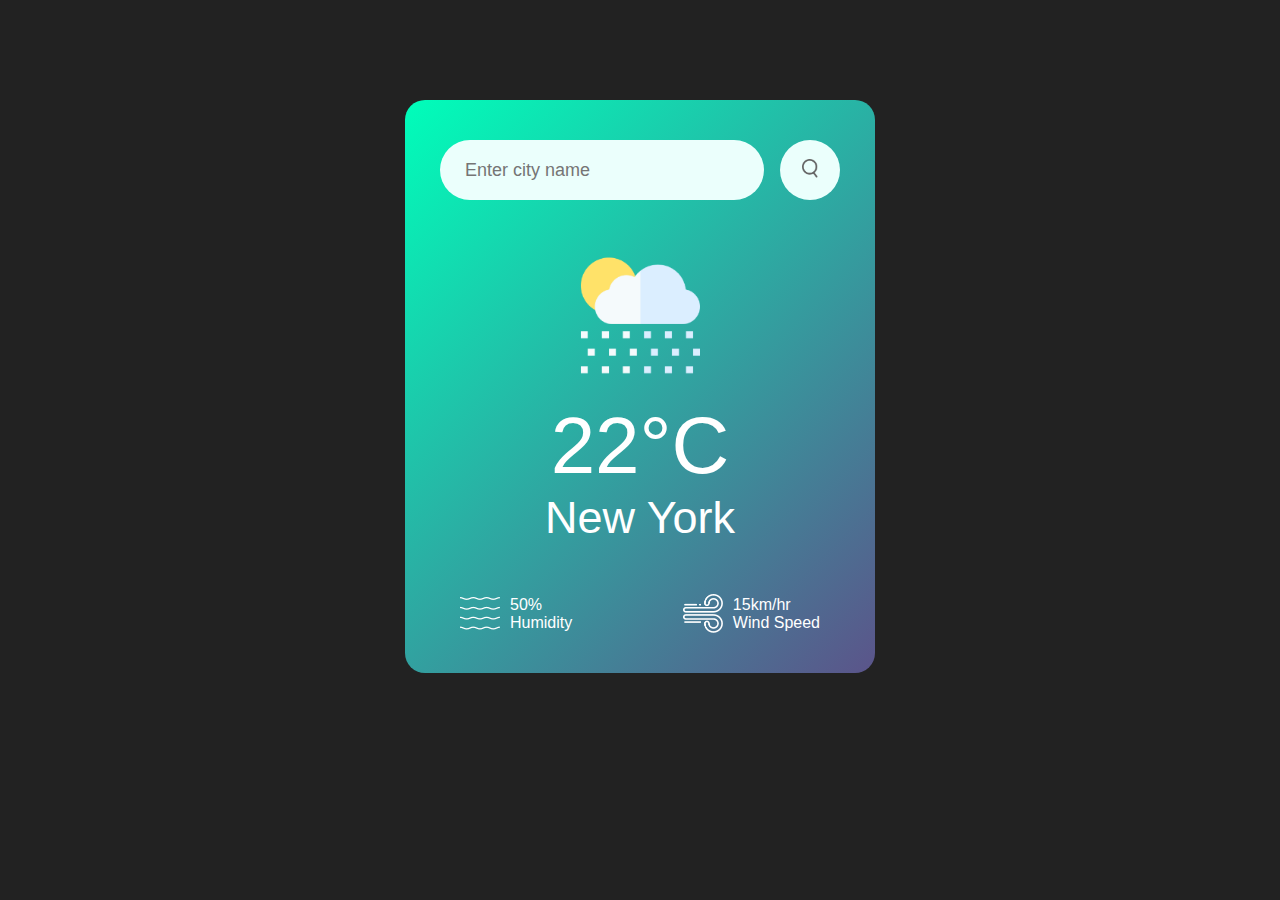
<file: WeatherApp/index.html>
<!DOCTYPE html>
<html lang="en">
<head>
    <meta charset="UTF-8">
    <meta name="viewport" content="width=device-width, initial-scale=1.0">
    <title>Weather App</title>
    <link rel="stylesheet" href="style.css">
</head>
<body>
    

    <div class="card">
        <div class="search">
            <input id="input" type="text" placeholder="Enter city name" spellcheck="false">
            <button>
                <img id="search" src="images/search.png" alt="search">
            </button>
        </div>
        <div class="error">
            <p>Invalid City name</p>
        </div>

        <div class="weather">
            <img src="images/rain.png" alt="rain" class="weather-icon">
            <h1 class="temp">22°C</h1>
            <h2 class="city"> New York</h2>
            <div class="details">
                <div class="col">
                    <img src="images/humidity.png" alt="humidity">
                    <div>
                        <p class="humidity">50%</p>
                        <p>Humidity</p>
                    </div>
                </div>
                  <div class="col">
                    <img src="images/wind.png" alt="wind">
                    <div>
                        <p class="wind">15km/hr</p>
                        <p>Wind Speed</p>
                    </div>
                </div>
            </div>
        </div>
    </div>


    <script src="script.js"></script>
</body>
</html>
</file>
<file: Dice roller/style.css>
.container{
    display: flex;
    flex-direction: column;
    justify-content: center;
    align-items: center;
    background-color: whitesmoke;
    height:100vh;
    width:100vw;
}
*{
    margin: 0;
    padding: 0;
    box-sizing: border-box;
}

.btn{
    font-size: 1rem;
    color: white;
    font-weight: 600;
    background-color: rgb(98, 98, 235);
    padding: 20px;
    border: none;
    border-radius: 10px;
    cursor: pointer;
    transition: transform 0.3s ease ;
    margin: 10px;
}

.roll-animation {
  animation-name: roll;
}

@keyframes roll {
  0% {
    transform: rotateY(0deg) rotateX(0deg);
  }

  100% {
    transform: rotateY(720deg) rotateX(720deg);
  }
}

.btn:hover{
    transform: scale(1.05);
    color: burlywood;
}

.container h1{
    font-size: 5rem;
}

.child{
    display: flex;
    justify-content: space-between;
    align-items: center;
    border: 1px solid gray;
    box-shadow: 2px 2px 5px gray;
    margin: 10px;
    padding: 5px 10px;
    background-color: #f2f2f2;
    border-radius: 5px;
}

#dice{
    font-size: 10rem;
    margin: 5px;
    animation-duration: 1s;
    animation-fill-mode: forwards;
}
.dice{
    font-size:3rem;
    margin: 5px;
}

#roll-history{
    width: 60%;
}
</file>
<file: Real Estate App/assets/css/style.css>
/*-----------------------------------*\
  #CUSTOM PROPERTY
\*-----------------------------------*/
:root {
  --white: #ffffff;
  --yellow: #f6bd26;
  --primary-100: #2179ff;
  --primary-90: #1e6de5;
  --primary-80: #1b61cc;
  --primary-70: #1755b2;
  --primary-40: #0d3166;
  --primary-20: #071833;
  --secondary-100: #21ffff;
  --secondary-20: #073333;
  --neutral-100: #fafcff;
  --neutral-98: #f2f5fa;
  --neutral-95: #e9ecf2;
  --neutral-90: #dadfe5;
  --neutral-80: #c2c6cc;
  --neutral-60: #919499;
  --neutral-50: #797c80;
  --neutral-40: #616366;
  --neutral-30: #494a4d;
  --neutral-20: #303133;
  --neutral-10: #18191a;
  --neutral-5: #0c0c0d;
  --error-100: #ff2134;

  /* Gradient */

  --gradient: linear-gradient(270deg, #0f4392 0%, #001d3d 100%);

  /* Typography */
  --font-primary: "Montserrat", sans-serif;

  /* Font-Size */
  --fs-base: 62.5%;
  --fs-headline-large: 3.6rem;
  --fs-headline-medium: 2.8rem;
  --fs-headline-small: 2.8rem;
  --fs-title-large: 2.2rem;
  --fs-title-medium: 2rem;
  --fs-title-small: 1.8rem;
  --fs-body-large: 1.6rem;
  --fs-body-medium: 1.6rem;
  --fs-label-large: 1.6rem;
  --fs-label-medium: 1.4rem;

  /* line-height */
  --lh-headline-large: 44px;
  --lh-headline-medium: 36px;
  --lh-headline-small: 36px;
  --lh-title-large: 28px;
  --lh-title-medium: 24px;
  --lh-title-small: 24px;
  --lh-body-large: 24px;
  --lh-body-medium: 24px;
  --lh-label-large: 24px;
  --lh-label-medium: 20px;

  /* Font weight */
  --weight-bold: 700;
  --weight-semiBold: 600;
  --weight-regular: 400;

  /* Letter spacing */
  --traking-n-025: -0.25px;
  --traking-p-05: 0.5px;

  /* ### Border Radius */
  --radius-small: 8px;
  --radius-medium: 12px;
  --radius-large: 16px;
  --radius-extra-large: 32px;
  --radius-full: 1000px;
  --radius-circle: 50%;

  /* Box Shadow */
  --shadow-1: 0px 2px 4px 0px #00000033;
  --shadow-2: 0px 5px 10px 0px #0000000d;
  --shadow-3: 0px 5px 10px 0px #00000033;
  --shadow-4: 0px 10px 20px 0px #0000001a;

  /* Transition */
  --transition-easing-quick: cubic-bezier(0, 0.7, 0.3, 1);
  --transition-duration-quick: 200ms;
  --transition-duration-smooth: 500ms;
}

/*-----------------------------------*\
  #RESET
\*-----------------------------------*/

* {
  margin: 0;
  padding: 0;
  box-sizing: border-box;
}
li {
  list-style: none;
}

a,
img,
span,
input,
select,
button {
  display: block;
}
a {
  color: inherit;
  text-decoration: none;
}
img {
  height: auto;
}

input,
button,
select {
  background: none;
  border: none;
  font: inherit;
}

button {
  cursor: pointer;
}
input,
select {
  width: 100%;
  outline: none;
}

address {
  font-style: normal;
}
select {
  appearance: none;
  --webkit-appearance: none;
  --moz-appearance: none;
}
html {
  font-family: var(--font-primary);
  font-size: var(--fs-base);
  scroll-behavior: smooth;
}

body {
  background-color: var(--neutral-98);
  color: var(--neutral-5);
  font-size: var(--fs-body-medium);
  line-height: var(--lh-body-medium);
  height: 300vh;
}

::-webkit-scrollbar {
  width: 12px;
}
::-webkit-scrollbar-track {
  background-color: var(--neutral-90);
}
::-webkit-scrollbar-thumb {
  background-color: var(--neutral-60);
  border-radius: 4px;
}

/*-----------------------------------*\
  #TYPOGRAPHY
\*-----------------------------------*/

.headline-large {
  font-size: var(--fs-headline-large);
  line-height: var(--lh-headline-large);
  font-weight: var(--weight-bold);
  letter-spacing: var(--traking-n-025);
}
.headline-medium {
  font-size: var(--fs-headline-medium);
  line-height: var(--lh-headline-medium);
  font-weight: var(--weight-bold);
}
.headline-small {
  font-size: var(--fs-headline-small);
  line-height: var(--lh-headline-small);
  font-weight: var(--weight-bold);
}

.title-large {
  font-size: var(--fs-title-large);
  line-height: var(--lh-title-large);
  font-weight: var(--weight-semiBold);
}
.title-medium {
  font-size: var(--fs-title-medium);
  line-height: var(--lh-title-medium);
  font-weight: var(--weight-semiBold);
}
.title-small {
  font-size: var(--fs-title-small);
  line-height: var(--lh-title-small);
  font-weight: var(--weight-semiBold);
}

.body-large {
  font-size: var(--fs-body-large);
  line-height: var(--lh-body-large);
  font-weight: var(--weight-regular);
}
.body-medium {
  font-size: var(--fs-body-medium);
  line-height: var(--lh-body-medium);
  font-weight: var(--weight-regular);
}

.label-large {
  font-size: var(--fs-label-large);
  line-height: var(--lh-label-large);
  font-weight: var(--weight-semiBold);
}
.label-medium {
  font-size: var(--fs-label-medium);
  line-height: var(--lh-label-medium);
  font-weight: var(--weight-semiBold);
  letter-spacing: var(--traking-p-05);
}

/*-----------------------------------*\
  #REUSED STYLE
\*-----------------------------------*/
.material-symbols-rounded {
  display: block;
  width: 2.5rem;
  height: 2.5rem;
  overflow: hidden;
  font-variation-settings: "FILL" 0, "wght" 400, "GRAD" 0, "opsz" 24;
}

.container {
  padding-inline: 16px;
  max-width: 500px;
  width: 100%;
  margin-inline: auto;
}
.section {
  padding-block-end: 60px;
}

.title-wrapper {
  margin-block-end: 32px;
}
.img-holder {
  aspect-ratio: var(--width) / var(--height);
  background-color: var(--neutral-80);
  overflow: hidden;
}

.img-cover {
  width: 100%;
  height: 100%;
  object-fit: cover;
}
/*-----------------------------------*\
  #COMPONENT
\*-----------------------------------*/

.btn {
  display: flex;
  justify-content: center;
  align-items: center;
  gap: 12px;
  height: 48px;
  padding-inline: 24px;
  border-radius: var(--radius-full);
  max-width: max-content;
  transition: var(--transition-duration-quick) var(--transition-easing-quick);
}
.btn-fill {
  background-color: var(--primary-100);
  color: var(--neutral-100);
}
.btn-fill:where(:hover, :focus) {
  background-color: var(--primary-90);
  box-shadow: var(--shadow-1);
}
.btn-fill:where(:active, :focus-visible) {
  background-color: var(--primary-80);
}
.btn-outline {
  color: var(--primary-100);
  box-shadow: inset 0 0 0 2px var(--primary-100);
}
.btn-outline:where(:hover, :focus, :focus-visible) {
  color: var(--neutral-100);
}
.btn-outline:hover {
  background-color: var(--primary-100);
}
.btn-outline:focus {
  background-color: var(--primary-90);
}
.btn-outline:where(:active, :focus-visible) {
  background-color: var(--primary-80);
}

.icon-btn {
  height: 40px;
  width: 40px;
  display: grid;
  place-items: center;
  background-color: var(--neutral-100);
  color: var(--neutral-10);
  border-radius: var(--radius-small);
  box-shadow: var(--shadow-3);
  transition: var(--transition-duration-quick) var(--transition-easing-quick);
}

.icon-btn:where(:hover, :focus, :focus-visible) {
  background-color: var(--neutral-90);
}

.badge {
  height: 32px;
  max-width: max-content;
  display: grid;
  place-items: center;
  padding-inline: 16px;
  background-color: var(--secondary-100);
  border-radius: var(--radius-small);
  box-shadow: var(--shadow-3);
}

.card {
  border-radius: var(--radius-large);
  overflow: hidden;
  box-shadow: var(--shadow-2);
  transition: var(--transition-duration-quick) var(--transition-easing-quick);
}

.card :where(:hover, :focus-within) {
  box-shadow: var(--shadow-4);
}

.card-banner {
  position: relative;
}
.card-banner .img-cover {
  transition: var(--transition-duration-smooth) var(--transition-easing-quick);
}

.card:where(:hover, :focus-within) {
  scale: 1.05;
  rotate: 1deg;
}

.card :where(.badge, .icon-btn) {
  position: absolute;
  top: 20px;
}
.card .badge {
  left: 20px;
}

.card .icon-btn {
  right: 20px;
  opacity: 0;
  visibility: hidden;
  scale: 0.8;
  transition: var(--transition-duration-quick) var(--transition-easing-quick);
}

.fav-btn {
  color: var(--error-100);
}

.fav-btn.active .material-symbols-rounded {
  font-variation-settings: "FILL" 1;
}

.card :where(:hover, :focus-within) .icon-btn {
  scale: 1;
  opacity: 1;
  visibility: visible;
}

.card-content {
  padding: 20px 20px 24px;
}
.title-large {
  margin-block: 8px;
  color: var(--neutral-20);
  white-space: nowrap;
  overflow: hidden;
  text-overflow: ellipsis;
  transition: var(--transition-duration-quick) var(--transition-easing-quick);
}

.card-title:where(:hover, :focus-visible) {
  color: var(--primary-100);
}

.card-text {
  color: var(--neutral-40);
}

.card-meta-list {
  padding-block-start: 16px;
  margin-block-start: 16px;
  border-block-start: 1px solid var(--neutral-90);
  display: flex;
  justify-content: space-between;
  align-items: center;
  flex-wrap: wrap;
  gap: 12px;
}

.card .meta-item {
  display: flex;
  align-items: center;
  gap: 4px;
  color: var(--neutral-20);
}

/*-----------------------------------*\
  #HEADER
\*-----------------------------------*/
.header {
  position: fixed;
  top: 0;
  left: 0;
  width: 100%;
  height: 100px;
  z-index: 4;
}
.header.active {
  animation: slide_in 500ms ease forwards;
  height: 72px;
  background-color: var(--primary-40);
}
@keyframes slide_in {
  0% {
    transform: translateY(-100%);
  }
  100% {
    transform: translateY(0);
  }
}

.header .container {
  position: relative;
  display: flex;
  justify-content: space-between;
  align-items: center;
  height: 100%;
}

.nav-toggle-btn .close {
  display: none;
}
.nav-toggle-btn.active .open {
  display: none;
}

.nav-toggle-btn.active .close {
  display: block;
}

.navbar {
  position: absolute;
  top: 85%;
  right: 16px;
  background-color: var(--neutral-100);
  min-width: 260px;
  padding: 10px;
  border-radius: var(--radius-large);
  box-shadow: var(--shadow-1);
  visibility: hidden;
  opacity: 0;
  scale: 0.4;
  transition: var(--transition-duration-quick) var(--transition-easing-quick);

  transform-origin: top right;
  z-index: 4;
}

.navbar.active {
  visibility: visible;
  opacity: 1;
  scale: 1;
}
.navbar,
.navbar-list,
.navbar-wrapper {
  display: grid;
  gap: 8px;
}

.navbar-link,
.btn-link {
  color: var(--neutral-30);
  padding: 6px 12px;
  transition: var(--transition-duration-quick) var(--transition-easing-quick);
}
.btn-link {
  border-block-start: 1px solid var(--neutral-90);
  padding-block-start: 14px;
}

:is(.navbar-link, .btn-link):is(:hover, :focus-visible),
.navbar-link.active {
  color: var(--primary-100);
}

.navbar .btn {
  min-width: 100%;
}

/*-----------------------------------*\
  #HERO
\*-----------------------------------*/

.hero-banner {
  display: none;
}
.hero {
  position: relative;
  background-image: var(--gradient);
  color: var(--neutral-90);
  padding-block: 130px 60px;
  overflow: hidden;
  isolation: isolate;
}

.hero-title {
  color: var(--neutral-100);
}

.hero-text {
  margin-block: 16px 32px;
}

.search-bar {
  background: var(--white);
  display: grid;
  padding: 8px;
  gap: 8px;
  border-radius: 16px;
  box-shadow: var(--shadow-4);
}

.search-item {
  position: relative;
  color: var(--neutral-50);
}

.search-item .search-item-field {
  height: 76px;
  padding: 40px 16px 12px;
  border-radius: var(--radius-medium);
  transition: var(--transition-duration-quick) var(--transition-easing-quick);
  cursor: pointer;
}

.search-item .search-item-field:where(:hover, :focus) {
  background-color: var(--neutral-95);
}

.search-item :where(.label, .material-symbols-rounded) {
  position: absolute;
  pointer-events: none;
}
.search-item .label {
  top: 12px;
  left: 16px;
  color: var(--neutral-5);
}

.search-item .material-symbols-rounded {
  top: 50px;
  right: 16px;
  translate: 0 -50%;
  color: var(--primary-100);
}
.search-btn {
  background-color: var(--primary-100);
  color: var(--neutral-100);
  display: flex;
  justify-content: center;
  align-items: center;
  height: 64px;
  padding-inline: 24px;
  gap: 12px;
  border-radius: 12px;
  transition: var(--transition-duration-quick) var(--transition-easing-quick);
}

.search-btn:where(:hover, :focus) {
  background-color: var(--primary-80);
}
.search-btn:where(:active, :focus-visible) {
  background-color: var(--primary-70);
}

.hero .bg-pattern {
  position: absolute;
  top: 50%;
  left: 25%;
  right: 0;
  translate: 0 -50%;
  min-height: 100;
  pointer-events: none;
  z-index: -2;
}

/*-----------------------------------*\
  #PROPERTY
\*-----------------------------------*/
.property {
  padding-block-start: 60px;
}

.property .section-tex {
  margin-block: 8px 16px;
  color: var(--neutral-30);
}

.property-list {
  display: grid;
  grid-template-columns: repeat(auto-fit, minmax(200px, 1fr));
  gap: 16px;
}
/*-----------------------------------*\
  #FEATURE
\*-----------------------------------*/
.feature-banner {
  aspect-ratio: 3/2;
  overflow: hidden;
  border-radius: var(--radius-extra-large);
}

.feature-content {
  padding: 24px 16px 0;
}
.feature-item {
  display: flex;
  gap: 2px;
}
.feature-content,
.feature-text {
  margin-block: 16px;
}

.feature-text .feature-item {
  color: var(--neutral-30);
}
.feature-list {
  display: grid;
  align-items: center;
  gap: 12px;
}
.feature-icon {
  color: var(--primary-100);
  font-size: 2.2rem;
}
/*-----------------------------------*\
  #VIDEO
\*-----------------------------------*/
.video-card {
  height: 260px;
  border-radius: 32px;
  background: linear-gradient(0deg, #0000004d, #0000004d),
    url(../images/video-card.jpg);
  background-repeat: no-repeat;
  background-size: cover;
  display: grid;
  place-items: center;
}

.play-btn {
  width: 72px;
  height: 72px;
  display: grid;
  place-items: center;
  background-color: var(--neutral-100);
  color: var(--primary-100);
  border-radius: var(--radius-circle);
  animation: pulse 1.5s var(--transition-easing-quick) forwards infinite;
}
@keyframes pulse {
  0% {
    box-shadow: 0 0 0 0 #ffffff80;
  }
  100% {
    box-shadow: 0 0 0 0 #ffffff00;
  }
}

.play-btn .material-symbols-rounded {
  font-size: 2.5rem;
  font-variation-settings: "FILL" 1;
}

/*-----------------------------------*\
  #STORY
\*-----------------------------------*/

.story .section-subtitle {
  color: var(--primary-100);
}

.story.section-title {
  margin-block: 12px;
}

.avatar-list {
  display: flex;
}
.avatar {
  position: relative;
  width: 60px;
  height: 46px;
  border-radius: var(--radius-full);
  border: 3px solid var(--neutral-98);
  overflow: hidden;
}

.avatar:not(:first-child) {
  margin-inline-start: -10px;
}

.avatar .overlay-content {
  position: absolute;
  inset: 0;
  display: grid;
  place-items: center;
  background-color: #000000bf;
  color: var(--neutral-100);
}

.story .title-wrapper {
  display: grid;
  gap: 16px;
}

.story-list {
  display: grid;
  gap: 16px;
}

.story-card {
  position: relative;
  height: 360px;
  background-repeat: no-repeat;
  background-size: cover;
  background-position: center;
  border-radius: var(--radius-large);
  overflow: hidden;
  transition: var(--transition-duration-quick) var(--transition-easing-quick);
}

.story-card:where(:hover, :focus-visible) {
  scale: 0.99;
}

.story-card .overlay-content {
  position: absolute;
  inset: 0;
  background: linear-gradient(180deg, #00000000 33.33%, #000000cc 100%);
  color: var(--white);
  display: flex;
  justify-content: space-between;
  align-items: flex-end;
  padding: 24px;
}

.story-card .rating-wrapper {
  display: flex;
  align-items: center;
  margin-block-start: 8px;
}

.story-card .rating-text {
  margin-inline-start: 12px;
  color: var(--neutral-80);
}

.story-card .material-symbols-rounded {
  font-variation-settings: "FILL" 1;
  color: var(--yellow);
}
.story-card .card-avatar {
  width: 56px;
  height: 56px;
  border-radius: var(--radius-circle);
  box-shadow: var(--shadow-3);
  overflow: hidden;
}
/*-----------------------------------*\
  #FOOTER
\*-----------------------------------*/
.footer {
  background-color: var(--primary-20);
  color: var(--neutral-90);
}
.footer-top .container {
  padding-block: 60px;
  display: grid;
  gap: 24px;
}
.footer-text {
  margin-block: 16px;
}
.footer-list-title {
  margin-block-end: 16px;
}

.footer-list {
  display: grid;
  gap: 16px;
}
.footer-link {
  transition: var(--transition-duration-quick) var(--transition-easing-quick);
}

.footer-link:where(:hover, :focus-visible) {
  color: var(--primary-100);
}

.social-list {
  display: flex;
  gap: 16px;
}

.footer-bottom {
  border-block-start: apx solid var(--neutral-20);
}

.footer-bottom.container {
  padding-block: 20px;
  display: grid;
  justify-content: center;
}

/*-----------------------------------*\
  #MEDIA QUERIES
\*-----------------------------------*/

@media (min-width: 768px) {
  :root {
    --fs-headline-large: 5.2rem;
    --fs-headline-medium: 4rem;
    --fs-headline-small: 3.6rem;

    --lh-headline-large: 64px;
    --lh-headline-medium: 52px;
    --lh-headline-small: 48px;
  }

  .container {
    max-width: 720px;
  }

  .section {
    padding-block-end: 80px;
  }

  .title-wrapper,
  .story.title-wrapper {
    display: grid;
    grid-template-columns: 2fr max-content;
    align-items: center;
    gap: 40px;
    margin-block-end: 48px;
  }

  .hero {
    padding-block: 160px 100px;
  }
  .search-bar {
    grid-template-columns: 160px 160px 1fr max-content;
    gap: 0;
  }

  .search-item .material-symbols-rounded {
    display: none;
  }

  .search-item:not(:last-of-type)::after {
    content: "";
    position: absolute;
    top: 16px;
    left: 100%;
    bottom: 16px;
    width: 1px;
    background-color: var(--neutral-90);
  }

  .search-btn {
    height: 100%;
    margin-inline-start: 8px;
  }

  .property {
    padding-block-start: 80px;
  }
  .property .section-text {
    margin-block-end: 0;
  }

  .feature-content {
    padding-block-start: 32px;
  }

  .feature-content .feature-text {
    margin-block: 16px 24px;
    line-height: 28px;
  }

  .feature-list {
    grid-template-columns: 1fr 1fr;
    gap: 16px;
  }

  .video-card {
    height: 400px;
  }

  .play-btn {
    width: 96px;
    height: 96px;
  }

  .play-btn .material-symbols-rounded {
    font-size: 4.8rem;
  }

  .story .section-title {
    margin-block: 16px;
  }

  .avatar {
    width: 80px;
    height: 60px;
  }

  .story-list {
    grid-template-columns: repeat(1fr, 1fr);
  }

  .footer-top .container {
    padding-block: 80px;
    grid-template-columns: repeat(3, 1fr);
  }

  .footer-brand {
    grid-column: 1/4;
  }

  .footer-text {
    max-width: 400px;
  }
}

@media (min-width: 992px) {
  :root {
    --fs-body-large: 1.8rem;

    --lh-body-large: 32px;
  }

  .container {
    max-width: 950px;
  }

  .nav-toggle-btn {
    display: none;
  }
  .navbar,
  .navbar-list,
  .navbar-wrapper {
    all: unset;
    display: flex;
    align-items: center;
  }

  .navabr,
  .navbar-list {
    flex-grow: 1;
  }

  .navbar-list {
    justify-content: center;
    border: none;
  }

  .navbar-link,
  .btn-link {
    color: var(--neutral-80);
    line-height: 48px;
  }

  .navbar-link {
    padding: 0 24px;
  }

  :is(.navbar-link, .btn-link):is(:hover, :focus-visible),
  .navbar-link.active {
    color: var(--neutral-100);
  }
  .navbar-link.active {
    position: relative;
  }
  .navbar-link .active ::before {
    content: "";
    position: absolute;
    left: 50%;
    translate: -50% 0;
    bottom: 8px;
    width: 4px;
    height: 4px;
    border-radius: var(--radius-circle);
    background-color: var(--neutral-100);
  }

  .btn-link {
    color: var(--neutral-100);
    border: none;
    padding: 0;
  }

  #btn {
    color: var(--neutral-100);
  }

  .navbar .btn {
    min-width: max-content;
  }

  .navbar-wrapper {
    gap: 24px;
  }

  .hero .container {
    display: grid;
    grid-template-columns: repeat(12, 1fr);
    gap: 20px;
  }
  .hero-content {
    grid-column: 1 / 7;
  }
  .search-bar {
    min-width: max-content;
    grid-template-columns: 160px 220px 1fr max-content;
  }
  .search-item .search-item-field {
    height: 84px;
    padding-inline: 24px;
    padding-block-end: 16px;
  }
  .search-item .label {
    top: 16px;
    left: 24px;
  }
  .search-item .material-symbols-rounded {
    display: block;
    right: 24px;
  }
  .hero-banner {
    display: block;
    position: absolute;
    bottom: 0;
    left: 50%;
    max-width: 720px;
    z-index: -1;
  }

  .property .section-text {
    max-width: 640px;
  }

  .property .container {
    max-width: 1030px;
  }

  .feature .container {
    display: grid;
    grid-template-columns: 1fr 1fr;
    gap: 20px;
    max-width: 1020px;
    max-height: max-content;
    margin: 40px auto;
  }

  .feature-content {
    padding: 40px;
  }

  .feature-list {
    grid-template-columns: 1fr;
  }
  .feature-banner {
    aspect-ratio: auto;
  }

  .feature-2 .container {
    display: grid;
    grid-template-columns: 1fr 1fr;
    gap: 20px;
    max-width: 1020px;
    max-height: max-content;
    margin: 40px auto;
  }

  .feature-2 .feature-banner {
    order: 1;
  }
  .story-list {
  display: grid;
  grid-template-columns: repeat(2, 1fr);
}
}
</file>
<file: WeatherApp/style.css>
*{
    margin: 0;
    padding:0;
    box-sizing: border-box;
    font-family:'Poppins',sans-serif;
}

body{
    background-color: #222;
}
.card{
    width:90%;
    max-width: 470px;
    background:linear-gradient(135deg, #00feba,#5b548a);
    color:#fff;
    margin: 100px auto 0;
    border-radius:20px ;
    padding:40px 35px ;
}
.col{
    display:flex;
    align-items: center;
    text-align: left;
}
.col img{
     width: 40px;
     margin-right: 10px;
}
.details{
    display:flex ;
    align-items: center;
    justify-content: space-between;
    padding: 0 20px;
    margin-top:50px ;
    width: 100%;

}
.error{
    text-align: left;
    margin-left: 10px;
    font-size: 14px;
    margin-top: 10px;
    display: none;
}
.humidity .wind{
    font-size: 28px;
    margin-top: -6px;
}
.search{
    display: flex;
    align-items: center;
    width: 100%;
    justify-content: space-between;

}
.search input{
    border: 0;
    outline: 0;
    background: #ebfffc;
    color:#555;
    padding: 10px 25px;
    height: 60px;
    border-radius: 30px;
    flex: 1;
    margin-right: 16px;
    font-size: 18px;
}
.search button{
     border: 0;
    outline: 0;
    background: #ebfffc;
    border-radius: 50%;
    width: 60px;
    height: 60px;
    cursor: pointer;
}

.search button img{
    width: 16px;
}
.weather{
    display: flex;
    flex-direction: column;
    align-items: center;
}
.weather-icon{
    width: 170px;
    margin-top: 30px;
}

.weather h1{
    font-size: 80px;
    font-weight: 500;
}

.weather h2{
    font-size: 45px;
    font-weight: 400;
}
</file>
